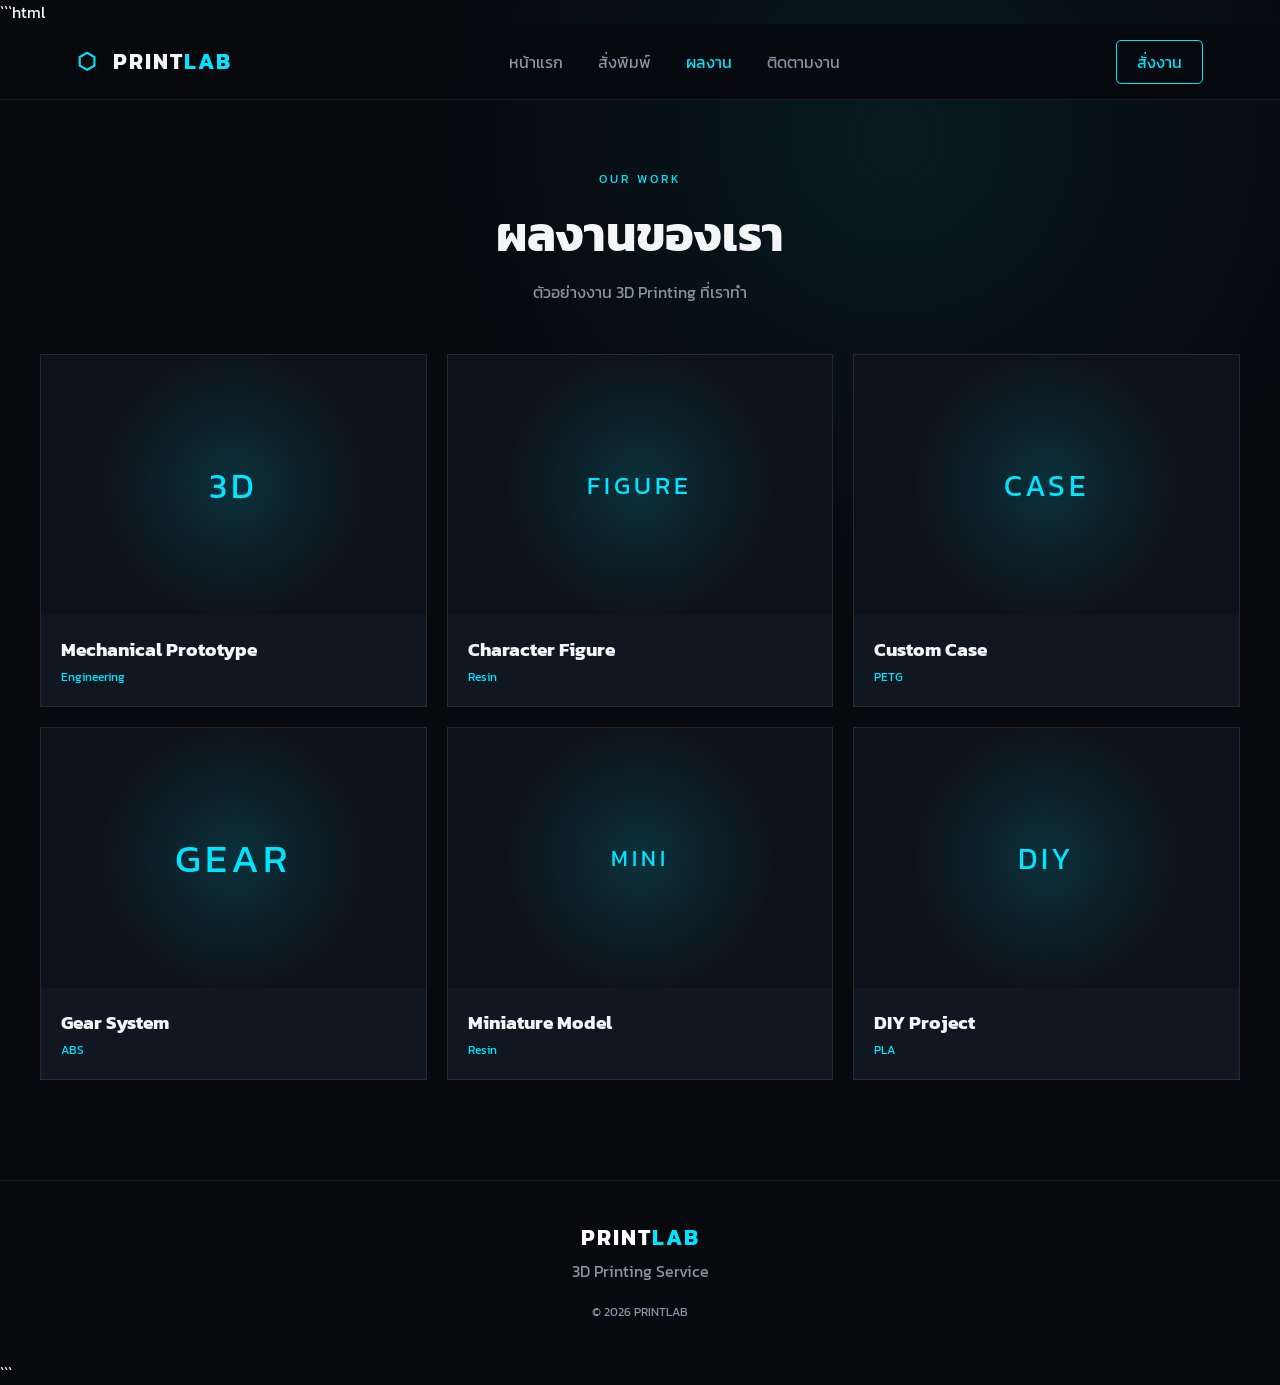
<file: gallery.html>
```html
<!DOCTYPE html>
<html lang="th">

<head>

    <meta charset="UTF-8">

    <meta name="viewport"
        content="width=device-width, initial-scale=1.0">

    <title>ผลงาน | PRINTLAB</title>

    <link rel="stylesheet"
          href="style.css">

    <link rel="preconnect"
          href="https://fonts.googleapis.com">

    <link rel="preconnect"
          href="https://fonts.gstatic.com"
          crossorigin>

    <link
        href="https://fonts.googleapis.com/css2?family=Kanit:wght@300;400;500;600;700&display=swap"
        rel="stylesheet">

</head>


<body>


<nav class="navbar">

    <div class="logo">
        <span class="logo-symbol">⬡</span>
        PRINT<span>LAB</span>
    </div>


    <div class="nav-links">

        <a href="index.html">
            หน้าแรก
        </a>

        <a href="order.html">
            สั่งพิมพ์
        </a>

        <a href="gallery.html"
           class="active">
            ผลงาน
        </a>

        <a href="tracking.html">
            ติดตามงาน
        </a>

    </div>


    <a href="order.html"
       class="nav-button">

        สั่งงาน

    </a>

</nav>



<main class="gallery-page">


    <div class="page-title">

        <span class="section-label">
            OUR WORK
        </span>

        <h1>
            ผลงานของเรา
        </h1>

        <p>
            ตัวอย่างงาน 3D Printing ที่เราทำ
        </p>

    </div>



    <div class="gallery-grid">


        <div class="gallery-card">

            <div class="gallery-image image-1">
                3D
            </div>

            <div class="gallery-info">

                <h3>
                    Mechanical Prototype
                </h3>

                <span>
                    Engineering
                </span>

            </div>

        </div>



        <div class="gallery-card">

            <div class="gallery-image image-2">
                FIGURE
            </div>

            <div class="gallery-info">

                <h3>
                    Character Figure
                </h3>

                <span>
                    Resin
                </span>

            </div>

        </div>



        <div class="gallery-card">

            <div class="gallery-image image-3">
                CASE
            </div>

            <div class="gallery-info">

                <h3>
                    Custom Case
                </h3>

                <span>
                    PETG
                </span>

            </div>

        </div>



        <div class="gallery-card">

            <div class="gallery-image image-4">
                GEAR
            </div>

            <div class="gallery-info">

                <h3>
                    Gear System
                </h3>

                <span>
                    ABS
                </span>

            </div>

        </div>



        <div class="gallery-card">

            <div class="gallery-image image-5">
                MINI
            </div>

            <div class="gallery-info">

                <h3>
                    Miniature Model
                </h3>

                <span>
                    Resin
                </span>

            </div>

        </div>



        <div class="gallery-card">

            <div class="gallery-image image-6">
                DIY
            </div>

            <div class="gallery-info">

                <h3>
                    DIY Project
                </h3>

                <span>
                    PLA
                </span>

            </div>

        </div>


    </div>


</main>



<footer>

    <div class="footer-logo">
        PRINT<span>LAB</span>
    </div>

    <p>
        3D Printing Service
    </p>

    <div class="copyright">
        © 2026 PRINTLAB
    </div>

</footer>


</body>

</html>
```
</file>
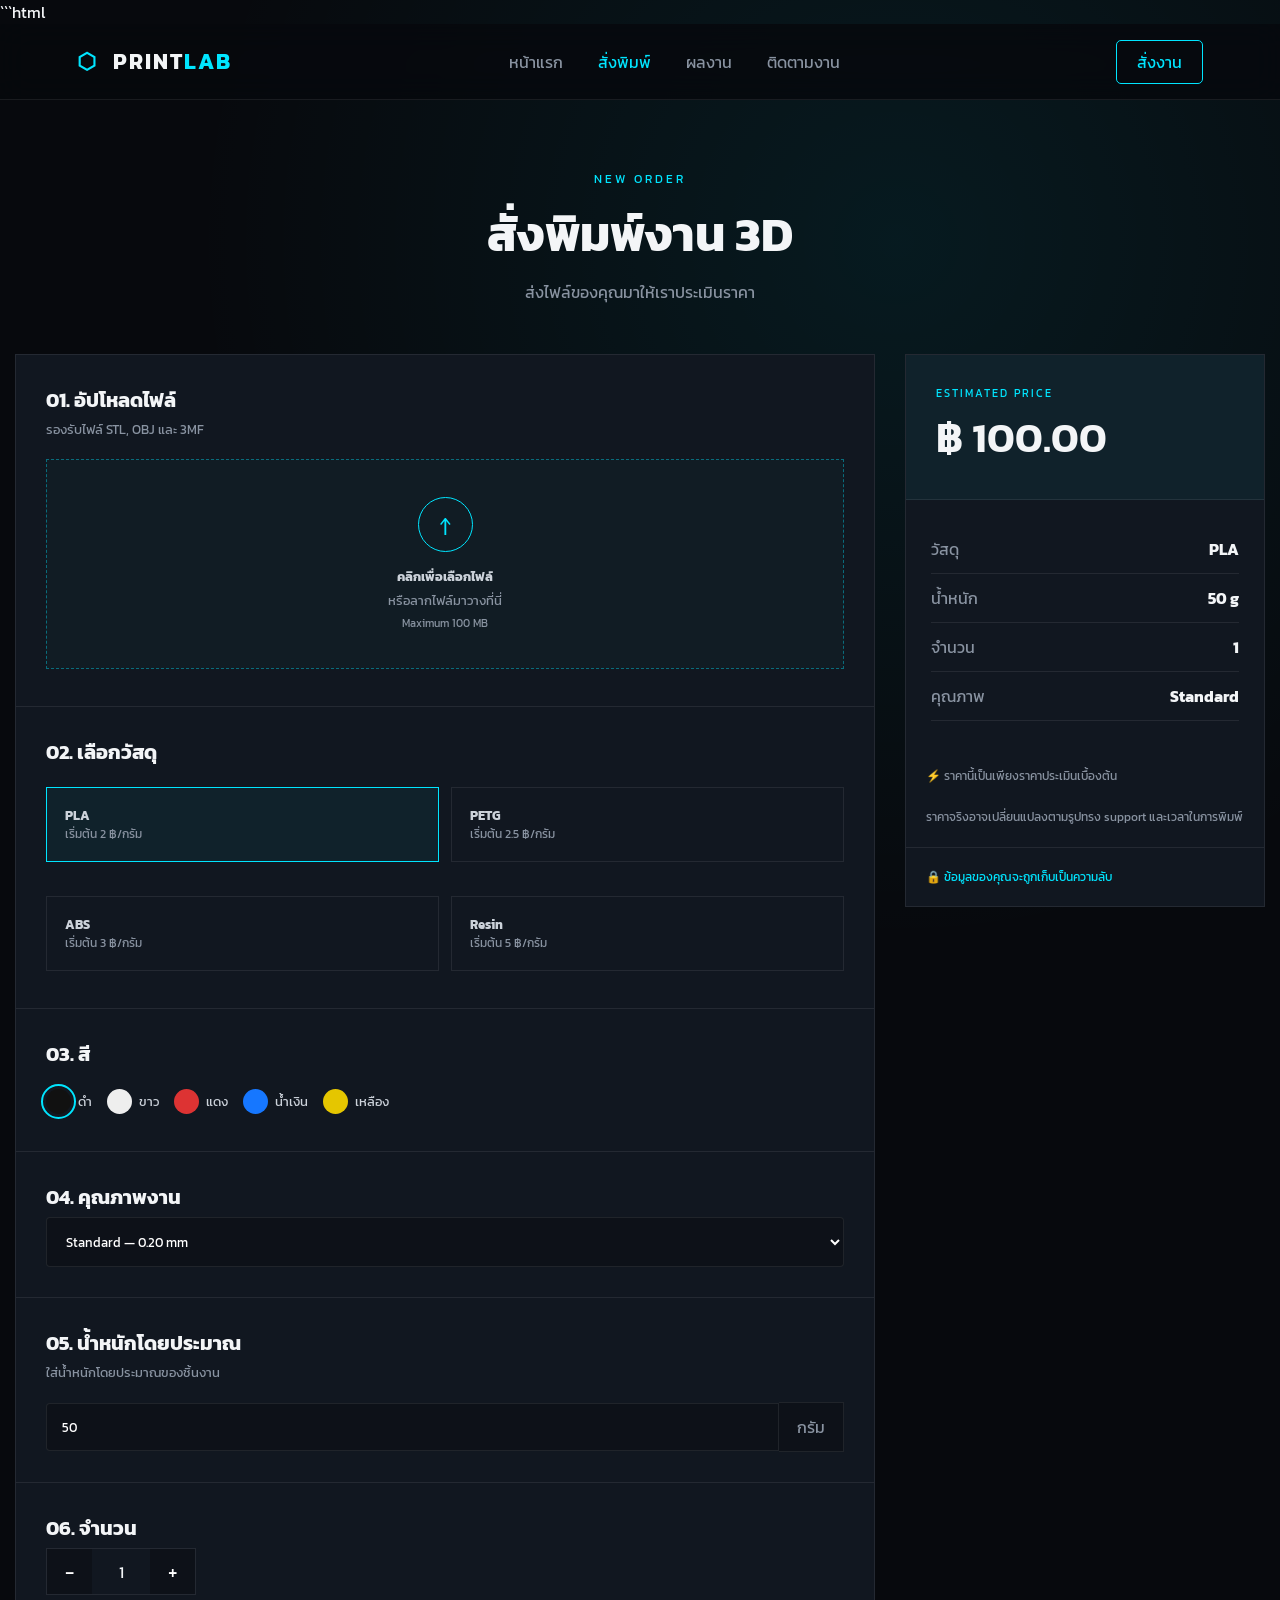
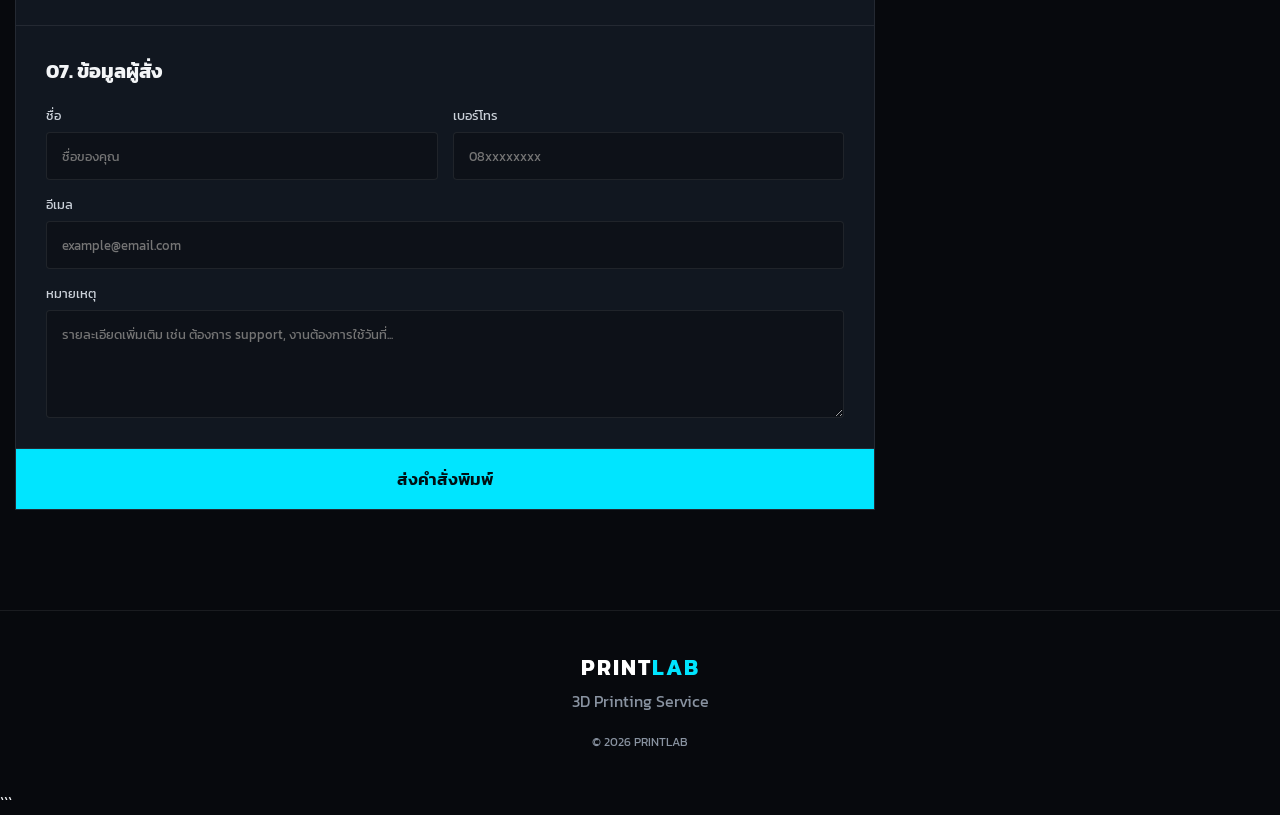
<file: order.html>
```html
<!DOCTYPE html>
<html lang="th">

<head>

    <meta charset="UTF-8">

    <meta name="viewport"
        content="width=device-width, initial-scale=1.0">

    <title>สั่งพิมพ์ | PRINTLAB</title>

    <link rel="stylesheet" href="style.css">

    <link rel="preconnect" href="https://fonts.googleapis.com">

    <link rel="preconnect"
        href="https://fonts.gstatic.com"
        crossorigin>

    <link
        href="https://fonts.googleapis.com/css2?family=Kanit:wght@300;400;500;600;700&display=swap"
        rel="stylesheet">

</head>


<body>


<!-- NAV -->

<nav class="navbar">

    <div class="logo">
        <span class="logo-symbol">⬡</span>
        PRINT<span>LAB</span>
    </div>

    <div class="nav-links">

        <a href="index.html">
            หน้าแรก
        </a>

        <a href="order.html" class="active">
            สั่งพิมพ์
        </a>

        <a href="gallery.html">
            ผลงาน
        </a>

        <a href="tracking.html">
            ติดตามงาน
        </a>

    </div>

    <a href="order.html"
       class="nav-button">

        สั่งงาน

    </a>

</nav>


<!-- PAGE -->

<main class="order-page">


    <div class="page-title">

        <span class="section-label">
            NEW ORDER
        </span>

        <h1>
            สั่งพิมพ์งาน 3D
        </h1>

        <p>
            ส่งไฟล์ของคุณมาให้เราประเมินราคา
        </p>

    </div>


    <div class="order-layout">


        <!-- LEFT -->

        <div class="order-form">


            <!-- FILE -->

            <div class="form-section">

                <h2>
                    01. อัปโหลดไฟล์
                </h2>

                <p class="form-description">
                    รองรับไฟล์ STL, OBJ และ 3MF
                </p>


                <label class="upload-box"
                       for="fileInput">

                    <div class="upload-icon">
                        ↑
                    </div>

                    <strong>
                        คลิกเพื่อเลือกไฟล์
                    </strong>

                    <span>
                        หรือลากไฟล์มาวางที่นี่
                    </span>

                    <small>
                        Maximum 100 MB
                    </small>

                </label>

                <input
                    type="file"
                    id="fileInput"
                    accept=".stl,.obj,.3mf"
                    hidden>


                <div id="fileInfo"
                     class="file-info hidden">

                </div>

            </div>



            <!-- MATERIAL -->

            <div class="form-section">

                <h2>
                    02. เลือกวัสดุ
                </h2>


                <div class="option-grid">


                    <label class="option-card">

                        <input
                            type="radio"
                            name="material"
                            value="PLA"
                            data-price="2"
                            checked>

                        <div>

                            <strong>
                                PLA
                            </strong>

                            <span>
                                เริ่มต้น 2 ฿/กรัม
                            </span>

                        </div>

                    </label>


                    <label class="option-card">

                        <input
                            type="radio"
                            name="material"
                            value="PETG"
                            data-price="2.5">

                        <div>

                            <strong>
                                PETG
                            </strong>

                            <span>
                                เริ่มต้น 2.5 ฿/กรัม
                            </span>

                        </div>

                    </label>


                    <label class="option-card">

                        <input
                            type="radio"
                            name="material"
                            value="ABS"
                            data-price="3">

                        <div>

                            <strong>
                                ABS
                            </strong>

                            <span>
                                เริ่มต้น 3 ฿/กรัม
                            </span>

                        </div>

                    </label>


                    <label class="option-card">

                        <input
                            type="radio"
                            name="material"
                            value="RESIN"
                            data-price="5">

                        <div>

                            <strong>
                                Resin
                            </strong>

                            <span>
                                เริ่มต้น 5 ฿/กรัม
                            </span>

                        </div>

                    </label>


                </div>

            </div>



            <!-- COLOR -->

            <div class="form-section">

                <h2>
                    03. สี
                </h2>


                <div class="color-grid">


                    <label class="color-option">

                        <input
                            type="radio"
                            name="color"
                            value="ดำ"
                            checked>

                        <span class="color-circle black"></span>

                        ดำ

                    </label>


                    <label class="color-option">

                        <input
                            type="radio"
                            name="color"
                            value="ขาว">

                        <span class="color-circle white"></span>

                        ขาว

                    </label>


                    <label class="color-option">

                        <input
                            type="radio"
                            name="color"
                            value="แดง">

                        <span class="color-circle red"></span>

                        แดง

                    </label>


                    <label class="color-option">

                        <input
                            type="radio"
                            name="color"
                            value="น้ำเงิน">

                        <span class="color-circle blue"></span>

                        น้ำเงิน

                    </label>


                    <label class="color-option">

                        <input
                            type="radio"
                            name="color"
                            value="เหลือง">

                        <span class="color-circle yellow"></span>

                        เหลือง

                    </label>


                </div>

            </div>



            <!-- QUALITY -->

            <div class="form-section">

                <h2>
                    04. คุณภาพงาน
                </h2>


                <select id="quality"
                        class="select-input">

                    <option value="1">
                        Standard — 0.20 mm
                    </option>

                    <option value="1.3">
                        Fine — 0.12 mm (+30%)
                    </option>

                    <option value="1.6">
                        Ultra Fine — 0.08 mm (+60%)
                    </option>

                </select>

            </div>



            <!-- WEIGHT -->

            <div class="form-section">

                <h2>
                    05. น้ำหนักโดยประมาณ
                </h2>

                <p class="form-description">
                    ใส่น้ำหนักโดยประมาณของชิ้นงาน
                </p>


                <div class="input-with-unit">

                    <input
                        type="number"
                        id="weight"
                        value="50"
                        min="1">

                    <span>
                        กรัม
                    </span>

                </div>

            </div>



            <!-- QUANTITY -->

            <div class="form-section">

                <h2>
                    06. จำนวน
                </h2>


                <div class="quantity-control">

                    <button
                        type="button"
                        id="minusButton">
                        −
                    </button>

                    <span id="quantity">
                        1
                    </span>

                    <button
                        type="button"
                        id="plusButton">
                        +
                    </button>

                </div>

            </div>



            <!-- CUSTOMER -->

            <div class="form-section">

                <h2>
                    07. ข้อมูลผู้สั่ง
                </h2>


                <div class="input-grid">

                    <div>

                        <label>
                            ชื่อ
                        </label>

                        <input
                            type="text"
                            id="customerName"
                            placeholder="ชื่อของคุณ">

                    </div>


                    <div>

                        <label>
                            เบอร์โทร
                        </label>

                        <input
                            type="tel"
                            id="customerPhone"
                            placeholder="08xxxxxxxx">

                    </div>

                </div>


                <label>
                    อีเมล
                </label>

                <input
                    type="email"
                    id="customerEmail"
                    placeholder="example@email.com">


                <label>
                    หมายเหตุ
                </label>

                <textarea
                    id="customerNote"
                    rows="4"
                    placeholder="รายละเอียดเพิ่มเติม เช่น ต้องการ support, งานต้องการใช้วันที่..."></textarea>

            </div>


            <button
                id="submitOrder"
                class="submit-button">

                ส่งคำสั่งพิมพ์

            </button>


        </div>



        <!-- RIGHT -->

        <aside class="price-card">

            <div class="price-header">

                <span>
                    ESTIMATED PRICE
                </span>

                <div id="totalPrice">
                    ฿ 100.00
                </div>

            </div>


            <div class="price-details">

                <div>

                    <span>
                        วัสดุ
                    </span>

                    <strong id="priceMaterial">
                        PLA
                    </strong>

                </div>


                <div>

                    <span>
                        น้ำหนัก
                    </span>

                    <strong id="priceWeight">
                        50 g
                    </strong>

                </div>


                <div>

                    <span>
                        จำนวน
                    </span>

                    <strong id="priceQuantity">
                        1
                    </strong>

                </div>


                <div>

                    <span>
                        คุณภาพ
                    </span>

                    <strong id="priceQuality">
                        Standard
                    </strong>

                </div>

            </div>


            <div class="price-note">

                ⚡ ราคานี้เป็นเพียงราคาประเมินเบื้องต้น

                <br><br>

                ราคาจริงอาจเปลี่ยนแปลงตามรูปทรง
                support และเวลาในการพิมพ์

            </div>


            <div class="secure-note">

                🔒 ข้อมูลของคุณจะถูกเก็บเป็นความลับ

            </div>

        </aside>


    </div>

</main>


<footer>

    <div class="footer-logo">
        PRINT<span>LAB</span>
    </div>

    <p>
        3D Printing Service
    </p>

    <div class="copyright">
        © 2026 PRINTLAB
    </div>

</footer>


<script src="script.js"></script>

</body>

</html>
```
</file>
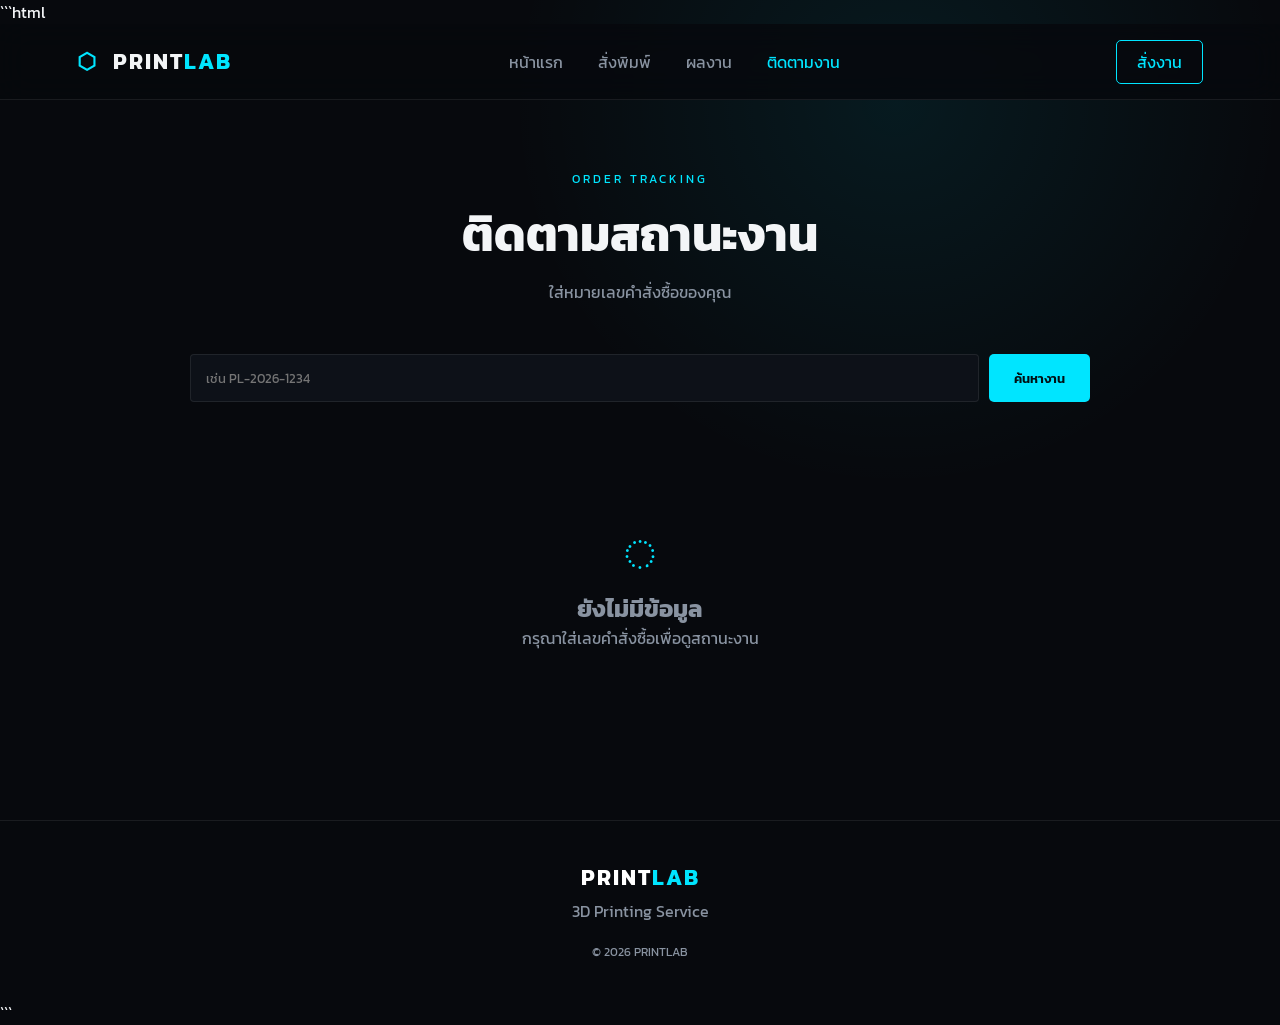
<file: tracking.html>
```html
<!DOCTYPE html>
<html lang="th">

<head>

    <meta charset="UTF-8">

    <meta name="viewport"
        content="width=device-width, initial-scale=1.0">

    <title>ติดตามงาน | PRINTLAB</title>

    <link rel="stylesheet"
          href="style.css">

    <link rel="preconnect"
          href="https://fonts.googleapis.com">

    <link rel="preconnect"
          href="https://fonts.gstatic.com"
          crossorigin>

    <link
        href="https://fonts.googleapis.com/css2?family=Kanit:wght@300;400;500;600;700&display=swap"
        rel="stylesheet">

</head>


<body>


<nav class="navbar">

    <div class="logo">
        <span class="logo-symbol">⬡</span>
        PRINT<span>LAB</span>
    </div>


    <div class="nav-links">

        <a href="index.html">
            หน้าแรก
        </a>

        <a href="order.html">
            สั่งพิมพ์
        </a>

        <a href="gallery.html">
            ผลงาน
        </a>

        <a href="tracking.html"
           class="active">
            ติดตามงาน
        </a>

    </div>


    <a href="order.html"
       class="nav-button">

        สั่งงาน

    </a>

</nav>



<main class="tracking-page">


    <div class="page-title">

        <span class="section-label">
            ORDER TRACKING
        </span>

        <h1>
            ติดตามสถานะงาน
        </h1>

        <p>
            ใส่หมายเลขคำสั่งซื้อของคุณ
        </p>

    </div>



    <div class="tracking-search">

        <input
            type="text"
            id="orderSearch"
            placeholder="เช่น PL-2026-1234">

        <button
            id="searchOrder"
            class="primary-button">

            ค้นหางาน

        </button>

    </div>



    <div id="trackingResult"
         class="tracking-result hidden">


        <div class="tracking-header">

            <div>

                <span>
                    ORDER
                </span>

                <h2 id="trackingOrder">
                    PL-2026-0000
                </h2>

            </div>

            <span
                id="trackingStatus"
                class="status-badge">

                กำลังดำเนินการ

            </span>

        </div>



        <div class="timeline">


            <div class="timeline-item completed">

                <div class="timeline-dot">
                    ✓
                </div>

                <div>

                    <strong>
                        รับคำสั่งซื้อ
                    </strong>

                    <p>
                        เราได้รับข้อมูลการสั่งซื้อแล้ว
                    </p>

                </div>

            </div>



            <div class="timeline-item completed">

                <div class="timeline-dot">
                    ✓
                </div>

                <div>

                    <strong>
                        ตรวจสอบไฟล์
                    </strong>

                    <p>
                        ตรวจสอบโมเดลและรายละเอียดงาน
                    </p>

                </div>

            </div>



            <div class="timeline-item current">

                <div class="timeline-dot">
                    03
                </div>

                <div>

                    <strong>
                        กำลังพิมพ์
                    </strong>

                    <p>
                        งานของคุณกำลังเข้าสู่เครื่องพิมพ์
                    </p>

                </div>

            </div>



            <div class="timeline-item">

                <div class="timeline-dot">
                    04
                </div>

                <div>

                    <strong>
                        ตรวจสอบคุณภาพ
                    </strong>

                    <p>
                        ตรวจสอบชิ้นงานหลังพิมพ์
                    </p>

                </div>

            </div>



            <div class="timeline-item">

                <div class="timeline-dot">
                    05
                </div>

                <div>

                    <strong>
                        จัดส่ง
                    </strong>

                    <p>
                        เตรียมส่งสินค้าให้คุณ
                    </p>

                </div>

            </div>


        </div>


        <div class="tracking-info">

            <div>

                <span>
                    ลูกค้า
                </span>

                <strong id="trackingCustomer">
                    -
                </strong>

            </div>


            <div>

                <span>
                    วัสดุ
                </span>

                <strong id="trackingMaterial">
                    -
                </strong>

            </div>


            <div>

                <span>
                    จำนวน
                </span>

                <strong id="trackingQuantity">
                    -
                </strong>

            </div>


            <div>

                <span>
                    ราคา
                </span>

                <strong id="trackingPrice">
                    -
                </strong>

            </div>

        </div>


    </div>


    <div id="trackingEmpty"
         class="tracking-empty">

        <div>
            ◌
        </div>

        <h2>
            ยังไม่มีข้อมูล
        </h2>

        <p>
            กรุณาใส่เลขคำสั่งซื้อเพื่อดูสถานะงาน
        </p>

    </div>


</main>



<footer>

    <div class="footer-logo">
        PRINT<span>LAB</span>
    </div>

    <p>
        3D Printing Service
    </p>

    <div class="copyright">
        © 2026 PRINTLAB
    </div>

</footer>


<script src="script.js"></script>

</body>

</html>
```
</file>
<file: style.css>
@import url('https://fonts.googleapis.com/css2?family=Kanit:wght@300;400;500;600;700&display=swap');


/* =====================================================
   RESET
===================================================== */

* {
    margin: 0;
    padding: 0;
    box-sizing: border-box;
}


:root {

    --bg: #07090d;
    --bg2: #0d1118;

    --card: #111720;
    --card2: #151c26;

    --text: #f3f5f7;
    --muted: #8993a1;

    --accent: #00e5ff;
    --accent2: #0099ff;

    --border: rgba(255, 255, 255, 0.08);

}


html {
    scroll-behavior: smooth;
}


body {

    font-family: 'Kanit', sans-serif;

    background:
        radial-gradient(
            circle at 70% 10%,
            rgba(0, 229, 255, 0.08),
            transparent 30%
        ),
        var(--bg);

    color: var(--text);

    min-height: 100vh;

}


a {

    color: inherit;

    text-decoration: none;

}


button,
input,
textarea,
select {

    font-family: inherit;

}


/* =====================================================
   NAVBAR
===================================================== */

.navbar {

    height: 76px;

    display: flex;

    align-items: center;

    justify-content: space-between;

    padding: 0 6%;

    border-bottom:
        1px solid var(--border);

    background:
        rgba(7, 9, 13, 0.85);

    backdrop-filter: blur(15px);

    position: sticky;

    top: 0;

    z-index: 100;

}


.logo {

    font-size: 22px;

    font-weight: 700;

    letter-spacing: 2px;

}


.logo span:last-child,
.footer-logo span {

    color: var(--accent);

}


.logo-symbol {

    color: var(--accent);

    margin-right: 8px;

}


.nav-links {

    display: flex;

    gap: 35px;

}


.nav-links a {

    color: var(--muted);

    transition: 0.25s;

}


.nav-links a:hover,
.nav-links a.active {

    color: var(--accent);

}


.nav-button {

    border:
        1px solid var(--accent);

    padding:
        9px 20px;

    color: var(--accent);

    border-radius: 5px;

    transition: 0.25s;

}


.nav-button:hover {

    background: var(--accent);

    color: #001014;

}


/* =====================================================
   BUTTONS
===================================================== */

.primary-button {

    display: inline-flex;

    align-items: center;

    justify-content: center;

    padding:
        13px 25px;

    background: var(--accent);

    color: #001014;

    font-weight: 600;

    border-radius: 5px;

    border: none;

    cursor: pointer;

    transition: 0.25s;

}


.primary-button:hover {

    transform:
        translateY(-2px);

    box-shadow:
        0 10px 35px
        rgba(0, 229, 255, 0.2);

}


.secondary-button {

    display: inline-flex;

    align-items: center;

    justify-content: center;

    padding:
        13px 25px;

    border:
        1px solid var(--border);

    border-radius: 5px;

    color: var(--muted);

    transition: 0.25s;

}


.secondary-button:hover {

    color: white;

    border-color:
        var(--accent);

}


/* =====================================================
   HERO
===================================================== */

.hero {

    min-height: 680px;

    display: grid;

    grid-template-columns:
        1fr 1fr;

    align-items: center;

    padding:
        70px 7%;

    overflow: hidden;

}


.hero-content {

    max-width: 700px;

}


.badge {

    display: inline-flex;

    align-items: center;

    gap: 10px;

    border:
        1px solid var(--border);

    background:
        rgba(255, 255, 255, 0.03);

    padding:
        7px 13px;

    font-size: 12px;

    letter-spacing: 2px;

    color: var(--accent);

    margin-bottom: 25px;

}


.badge span {

    width: 7px;

    height: 7px;

    border-radius: 50%;

    background:
        var(--accent);

    box-shadow:
        0 0 10px var(--accent);

}


.hero h1 {

    font-size:
        clamp(42px, 5vw, 72px);

    line-height: 1.08;

    letter-spacing: -2px;

    margin-bottom: 25px;

}


.hero h1 span {

    color: var(--accent);

}


.hero p {

    max-width: 580px;

    color: var(--muted);

    font-size: 18px;

    line-height: 1.8;

}


.hero-buttons {

    display: flex;

    gap: 15px;

    margin-top: 35px;

}


.hero-stats {

    display: flex;

    gap: 50px;

    margin-top: 60px;

}


.hero-stats div {

    display: flex;

    flex-direction: column;

}


.hero-stats strong {

    font-size: 24px;

}


.hero-stats span {

    color: var(--muted);

    font-size: 13px;

}


/* =====================================================
   3D HERO OBJECT
===================================================== */

.hero-visual {

    height: 500px;

    position: relative;

    display: flex;

    align-items: center;

    justify-content: center;

}


.grid-floor {

    position: absolute;

    width: 500px;

    height: 500px;

    background-image:

        linear-gradient(
            rgba(0, 229, 255, 0.1) 1px,
            transparent 1px
        ),

        linear-gradient(
            90deg,
            rgba(0, 229, 255, 0.1) 1px,
            transparent 1px
        );

    background-size:
        35px 35px;

    transform:
        perspective(500px)
        rotateX(65deg);

    opacity: 0.35;

}


.floating-object {

    width: 220px;

    height: 220px;

    position: relative;

    transform:
        rotateX(-25deg)
        rotateY(35deg)
        rotateZ(-5deg);

    transform-style:
        preserve-3d;

    animation:
        floating 5s ease-in-out infinite;

}


@keyframes floating {

    0%,
    100% {

        transform:
            rotateX(-25deg)
            rotateY(35deg)
            translateY(0);

    }

    50% {

        transform:
            rotateX(-25deg)
            rotateY(35deg)
            translateY(-25px);

    }

}


.cube-face {

    position: absolute;

    width: 220px;

    height: 220px;

    border:
        1px solid
        rgba(0, 229, 255, 0.5);

    background:
        linear-gradient(
            135deg,
            rgba(0, 229, 255, 0.18),
            rgba(0, 100, 255, 0.04)
        );

    display: flex;

    align-items: center;

    justify-content: center;

    color: var(--accent);

    font-size: 28px;

    letter-spacing: 4px;

}


.front {

    transform:
        translateZ(110px);

}


.back {

    transform:
        rotateY(180deg)
        translateZ(110px);

}


.right {

    transform:
        rotateY(90deg)
        translateZ(110px);

}


.left {

    transform:
        rotateY(-90deg)
        translateZ(110px);

}


.top {

    transform:
        rotateX(90deg)
        translateZ(110px);

}


.bottom {

    transform:
        rotateX(-90deg)
        translateZ(110px);

}


.scanner-line {

    position: absolute;

    width: 320px;

    height: 2px;

    background:
        var(--accent);

    box-shadow:
        0 0 20px var(--accent);

    animation:
        scan 3s infinite;

}


@keyframes scan {

    0%,
    100% {

        transform:
            translateY(-130px);

        opacity: 0.1;

    }

    50% {

        transform:
            translateY(130px);

        opacity: 1;

    }

}


/* =====================================================
   SECTION
===================================================== */

.section {

    padding:
        100px 7%;

}


.section-heading {

    display: flex;

    justify-content: space-between;

    align-items: end;

    margin-bottom: 45px;

}


.section-heading.center {

    display: block;

    text-align: center;

}


.section-label {

    color: var(--accent);

    font-size: 12px;

    letter-spacing: 3px;

}


.section-heading h2 {

    font-size: 40px;

    margin-top: 8px;

}


.section-heading p {

    color: var(--muted);

}


/* =====================================================
   SERVICES
===================================================== */

.service-grid {

    display: grid;

    grid-template-columns:
        repeat(4, 1fr);

    gap: 18px;

}


.service-card {

    padding: 30px;

    background:
        var(--card);

    border:
        1px solid var(--border);

    transition:
        0.3s;

}


.service-card:hover {

    transform:
        translateY(-7px);

    border-color:
        rgba(0, 229, 255, 0.4);

}


.service-icon {

    color: var(--accent);

    font-size: 35px;

    margin-bottom: 25px;

}


.service-card h3 {

    font-size: 21px;

    margin-bottom: 10px;

}


.service-card p {

    color: var(--muted);

    line-height: 1.7;

    min-height: 75px;

}


.service-card span {

    color: var(--accent);

    font-size: 13px;

}


/* =====================================================
   PROCESS
===================================================== */

.process-section {

    padding:
        100px 7%;

    background:
        var(--bg2);

}


.process-grid {

    display: flex;

    align-items: center;

    justify-content: center;

    margin-top: 60px;

}


.process-item {

    text-align: center;

    width: 180px;

}


.process-number {

    width: 70px;

    height: 70px;

    border:
        1px solid var(--accent);

    border-radius: 50%;

    display: flex;

    align-items: center;

    justify-content: center;

    color: var(--accent);

    margin:
        0 auto 20px;

}


.process-item h3 {

    margin-bottom: 5px;

}


.process-item p {

    color: var(--muted);

    font-size: 13px;

}


.process-line {

    width: 70px;

    height: 1px;

    background:
        var(--border);

}


/* =====================================================
   CTA
===================================================== */

.cta-section {

    margin:
        100px 7%;

    padding:
        60px;

    border:
        1px solid var(--border);

    background:
        linear-gradient(
            100deg,
            rgba(0, 229, 255, 0.08),
            rgba(0, 0, 0, 0)
        );

    display: flex;

    justify-content: space-between;

    align-items: center;

}


.cta-section h2 {

    font-size: 35px;

    margin-top: 10px;

}


/* =====================================================
   PAGE TITLE
===================================================== */

.page-title {

    text-align: center;

    padding:
        70px 20px 50px;

}


.page-title h1 {

    font-size: 48px;

    margin:
        10px 0;

}


.page-title p {

    color:
        var(--muted);

}


/* =====================================================
   ORDER PAGE
===================================================== */

.order-page {

    max-width:
        1250px;

    margin:
        auto;

    padding-bottom:
        100px;

}


.order-layout {

    display: grid;

    grid-template-columns:
        1fr 360px;

    gap:
        30px;

    align-items:
        start;

}


.order-form {

    background:
        var(--card);

    border:
        1px solid var(--border);

}


.form-section {

    padding:
        30px;

    border-bottom:
        1px solid var(--border);

}


.form-section h2 {

    font-size:
        20px;

    margin-bottom:
        5px;

}


.form-description {

    color:
        var(--muted);

    font-size:
        13px;

    margin-bottom:
        20px;

}


/* =====================================================
   UPLOAD
===================================================== */

.upload-box {

    min-height:
        210px;

    border:
        1px dashed
        rgba(0, 229, 255, 0.4);

    display:
        flex;

    flex-direction:
        column;

    align-items:
        center;

    justify-content:
        center;

    cursor:
        pointer;

    background:
        rgba(0, 229, 255, 0.02);

    transition:
        0.25s;

}


.upload-box:hover {

    background:
        rgba(0, 229, 255, 0.07);

}


.upload-icon {

    width:
        55px;

    height:
        55px;

    border:
        1px solid var(--accent);

    border-radius:
        50%;

    display:
        flex;

    align-items:
        center;

    justify-content:
        center;

    color:
        var(--accent);

    font-size:
        25px;

    margin-bottom:
        15px;

}


.upload-box span,
.upload-box small {

    color:
        var(--muted);

    margin-top:
        5px;

}


.file-info {

    margin-top:
        15px;

    padding:
        15px;

    background:
        rgba(0, 229, 255, 0.05);

    border:
        1px solid
        rgba(0, 229, 255, 0.2);

}


.hidden {

    display:
        none !important;

}


/* =====================================================
   OPTIONS
===================================================== */

.option-grid {

    display:
        grid;

    grid-template-columns:
        repeat(2, 1fr);

    gap:
        12px;

}


.option-card {

    border:
        1px solid var(--border);

    padding:
        18px;

    cursor:
        pointer;

    transition:
        0.25s;

}


.option-card:hover {

    border-color:
        rgba(0, 229, 255, 0.4);

}


.option-card:has(input:checked) {

    border-color:
        var(--accent);

    background:
        rgba(0, 229, 255, 0.05);

}


.option-card input {

    display:
        none;

}


.option-card strong {

    display:
        block;

}


.option-card span {

    color:
        var(--muted);

    font-size:
        12px;

}


/* =====================================================
   COLORS
===================================================== */

.color-grid {

    display:
        flex;

    flex-wrap:
        wrap;

    gap:
        15px;

}


.color-option {

    display:
        flex;

    align-items:
        center;

    gap:
        7px;

    cursor:
        pointer;

    font-size:
        13px;

}


.color-option input {

    display:
        none;

}


.color-circle {

    width:
        25px;

    height:
        25px;

    border-radius:
        50%;

    border:
        2px solid transparent;

}


.color-option:has(input:checked)
.color-circle {

    outline:
        2px solid var(--accent);

    outline-offset:
        3px;

}


.black {

    background:
        #111;

}


.white {

    background:
        #eee;

}


.red {

    background:
        #d33;

}


.blue {

    background:
        #1677ff;

}


.yellow {

    background:
        #e5c600;

}


/* =====================================================
   INPUTS
===================================================== */

.select-input,
input,
textarea {

    width:
        100%;

    background:
        var(--bg2);

    border:
        1px solid var(--border);

    color:
        white;

    padding:
        13px 15px;

    font-family:
        inherit;

    border-radius:
        4px;

    outline:
        none;

}


input:focus,
textarea:focus,
select:focus {

    border-color:
        var(--accent);

}


label {

    display:
        block;

    color:
        #ccd2da;

    font-size:
        13px;

    margin:
        15px 0 7px;

}


.input-with-unit {

    display:
        flex;

    align-items:
        center;

}


.input-with-unit input {

    border-radius:
        4px 0 0 4px;

}


.input-with-unit span {

    padding:
        12px 18px;

    background:
        var(--bg2);

    border:
        1px solid var(--border);

    border-left:
        none;

    color:
        var(--muted);

}


/* =====================================================
   QUANTITY
===================================================== */

.quantity-control {

    display:
        flex;

    width:
        150px;

    border:
        1px solid var(--border);

}


.quantity-control button {

    width:
        45px;

    height:
        45px;

    background:
        var(--bg2);

    color:
        white;

    border:
        none;

    font-size:
        20px;

    cursor:
        pointer;

}


.quantity-control button:hover {

    color:
        var(--accent);

}


.quantity-control span {

    flex:
        1;

    display:
        flex;

    align-items:
        center;

    justify-content:
        center;

}


/* =====================================================
   CUSTOMER
===================================================== */

.input-grid {

    display:
        grid;

    grid-template-columns:
        1fr 1fr;

    gap:
        15px;

}


/* =====================================================
   SUBMIT
===================================================== */

.submit-button {

    width:
        100%;

    border:
        none;

    padding:
        17px;

    background:
        var(--accent);

    color:
        #001014;

    font-family:
        inherit;

    font-weight:
        600;

    font-size:
        17px;

    cursor:
        pointer;

    transition:
        0.25s;

}


.submit-button:hover {

    filter:
        brightness(1.08);

    transform:
        translateY(-2px);

}


/* =====================================================
   PRICE CARD
===================================================== */

.price-card {

    background:
        var(--card);

    border:
        1px solid var(--border);

    position:
        sticky;

    top:
        100px;

}


.price-header {

    padding:
        30px;

    background:
        rgba(0, 229, 255, 0.05);

    border-bottom:
        1px solid var(--border);

}


.price-header span {

    color:
        var(--accent);

    font-size:
        11px;

    letter-spacing:
        2px;

}


#totalPrice {

    font-size:
        42px;

    font-weight:
        600;

    margin-top:
        5px;

}


.price-details {

    padding:
        25px;

}


.price-details div {

    display:
        flex;

    justify-content:
        space-between;

    padding:
        12px 0;

    border-bottom:
        1px solid var(--border);

}


.price-details span {

    color:
        var(--muted);

}


.price-note {

    padding:
        20px;

    color:
        var(--muted);

    font-size:
        12px;

    line-height:
        1.7;

}


.secure-note {

    padding:
        20px;

    border-top:
        1px solid var(--border);

    color:
        var(--accent);

    font-size:
        12px;

}


/* =====================================================
   TRACKING
===================================================== */

.tracking-page {

    max-width:
        900px;

    margin:
        auto;

    padding-bottom:
        100px;

}


.tracking-search {

    display:
        flex;

    gap:
        10px;

    margin-bottom:
        40px;

}


.tracking-search input {

    flex:
        1;

}


.tracking-search button {

    flex-shrink:
        0;

}


.tracking-result {

    background:
        var(--card);

    border:
        1px solid var(--border);

}


.tracking-header {

    padding:
        30px;

    display:
        flex;

    justify-content:
        space-between;

    align-items:
        center;

    border-bottom:
        1px solid var(--border);

}


.tracking-header span {

    color:
        var(--muted);

    font-size:
        12px;

}


.status-badge {

    color:
        var(--accent) !important;

    border:
        1px solid var(--accent);

    padding:
        7px 14px;

}


/* =====================================================
   TIMELINE
===================================================== */

.timeline {

    padding:
        40px;

}


.timeline-item {

    display:
        flex;

    gap:
        20px;

    padding-bottom:
        35px;

    position:
        relative;

}


.timeline-item:not(:last-child)::after {

    content:
        "";

    position:
        absolute;

    left:
        16px;

    top:
        35px;

    width:
        1px;

    height:
        100%;

    background:
        var(--border);

}


.timeline-dot {

    width:
        34px;

    height:
        34px;

    flex-shrink:
        0;

    border-radius:
        50%;

    border:
        1px solid var(--border);

    display:
        flex;

    align-items:
        center;

    justify-content:
        center;

    color:
        var(--muted);

    background:
        var(--bg);

    z-index:
        2;

}


.timeline-item.completed .timeline-dot,
.timeline-item.current .timeline-dot {

    border-color:
        var(--accent);

    color:
        var(--accent);

}


.timeline-item p {

    color:
        var(--muted);

    font-size:
        13px;

    margin-top:
        4px;

}


.tracking-info {

    display:
        grid;

    grid-template-columns:
        repeat(4, 1fr);

    padding:
        25px;

    border-top:
        1px solid var(--border);

}


.tracking-info div {

    display:
        flex;

    flex-direction:
        column;

    gap:
        4px;

}


.tracking-info span {

    color:
        var(--muted);

    font-size:
        12px;

}


.tracking-empty {

    text-align:
        center;

    padding:
        70px;

    color:
        var(--muted);

}


.tracking-empty div {

    font-size:
        50px;

    color:
        var(--accent);

}


/* =====================================================
   GALLERY
===================================================== */

.gallery-page {

    max-width:
        1200px;

    margin:
        auto;

    padding-bottom:
        100px;

}


.gallery-grid {

    display:
        grid;

    grid-template-columns:
        repeat(3, 1fr);

    gap:
        20px;

}


.gallery-card {

    background:
        var(--card);

    border:
        1px solid var(--border);

    overflow:
        hidden;

    transition:
        0.3s;

}


.gallery-card:hover {

    transform:
        translateY(-5px);

    border-color:
        rgba(0, 229, 255, 0.4);

}


.gallery-image {

    height:
        260px;

    display:
        flex;

    align-items:
        center;

    justify-content:
        center;

    font-size:
        35px;

    letter-spacing:
        4px;

    color:
        var(--accent);

    background:

        radial-gradient(
            circle,
            rgba(0, 229, 255, 0.15),
            transparent 60%
        ),

        var(--bg2);

}


.image-1 {

    transform:
        none;

}


.image-2 {

    font-size:
        25px;

}


.image-3 {

    font-size:
        30px;

}


.image-4 {

    font-size:
        40px;

}


.image-5 {

    font-size:
        22px;

}


.image-6 {

    font-size:
        30px;

}


.gallery-info {

    padding:
        20px;

}


.gallery-info h3 {

    margin-bottom:
        5px;

}


.gallery-info span {

    color:
        var(--accent);

    font-size:
        12px;

}


/* =====================================================
   FOOTER
===================================================== */

footer {

    border-top:
        1px solid var(--border);

    padding:
        40px 7%;

    text-align:
        center;

    color:
        var(--muted);

}


.footer-logo {

    color:
        white;

    font-size:
        22px;

    font-weight:
        700;

    letter-spacing:
        2px;

}


footer p {

    margin:
        5px 0 20px;

}


.copyright {

    font-size:
        12px;

    margin-top:
        20px;

}


/* =====================================================
   RESPONSIVE - TABLET
===================================================== */

@media (max-width: 900px) {

    .nav-links {

        display:
            none;

    }


    .hero {

        grid-template-columns:
            1fr;

        text-align:
            center;

    }


    .hero-content {

        margin:
            auto;

    }


    .hero p {

        margin:
            auto;

    }


    .hero-buttons {

        justify-content:
            center;

        flex-wrap:
            wrap;

    }


    .hero-stats {

        justify-content:
            center;

    }


    .service-grid {

        grid-template-columns:
            repeat(2, 1fr);

    }


    .order-layout {

        grid-template-columns:
            1fr;

    }


    .price-card {

        position:
            static;

    }


    .gallery-grid {

        grid-template-columns:
            repeat(2, 1fr);

    }

}


/* =====================================================
   RESPONSIVE - MOBILE
===================================================== */

@media (max-width: 600px) {

    .navbar {

        padding:
            0 20px;

    }


    .nav-button {

        display:
            none;

    }


    .hero {

        padding:
            50px 20px;

    }


    .hero h1 {

        font-size:
            42px;

    }


    .hero-stats {

        gap:
            20px;

        flex-wrap:
            wrap;

    }


    .hero-visual {

        height:
            350px;

    }


    .service-grid {

        grid-template-columns:
            1fr;

    }


    .section {

        padding:
            70px 20px;

    }


    .section-heading {

        display:
            block;

    }


    .section-heading p {

        margin-top:
            10px;

    }


    .process-grid {

        flex-direction:
            column;

        gap:
            20px;

    }


    .process-line {

        width:
            1px;

        height:
            30px;

    }


    .cta-section {

        margin:
            50px 20px;

        padding:
            35px;

        display:
            block;

    }


    .cta-section .primary-button {

        margin-top:
            25px;

    }


    .order-page,
    .tracking-page,
    .gallery-page {

        padding:
            0 15px 70px;

    }


    .page-title h1 {

        font-size:
            36px;

    }


    .option-grid {

        grid-template-columns:
            1fr;

    }


    .input-grid {

        grid-template-columns:
            1fr;

    }


    .tracking-search {

        flex-direction:
            column;

    }


    .tracking-header {

        flex-direction:
            column;

        align-items:
            flex-start;

        gap:
            20px;

    }


    .tracking-info {

        grid-template-columns:
            repeat(2, 1fr);

        gap:
            20px;

    }


    .gallery-grid {

        grid-template-columns:
            1fr;

    }


    .timeline {

        padding:
            25px;

    }

}


/* =====================================================
   ACCESSIBILITY / SMALL POLISH
===================================================== */

::selection {

    background:
        var(--accent);

    color:
        #001014;

}


button:focus-visible,
a:focus-visible,
input:focus-visible,
textarea:focus-visible,
select:focus-visible {

    outline:
        2px solid var(--accent);

    outline-offset:
        2px;

}
</file>
